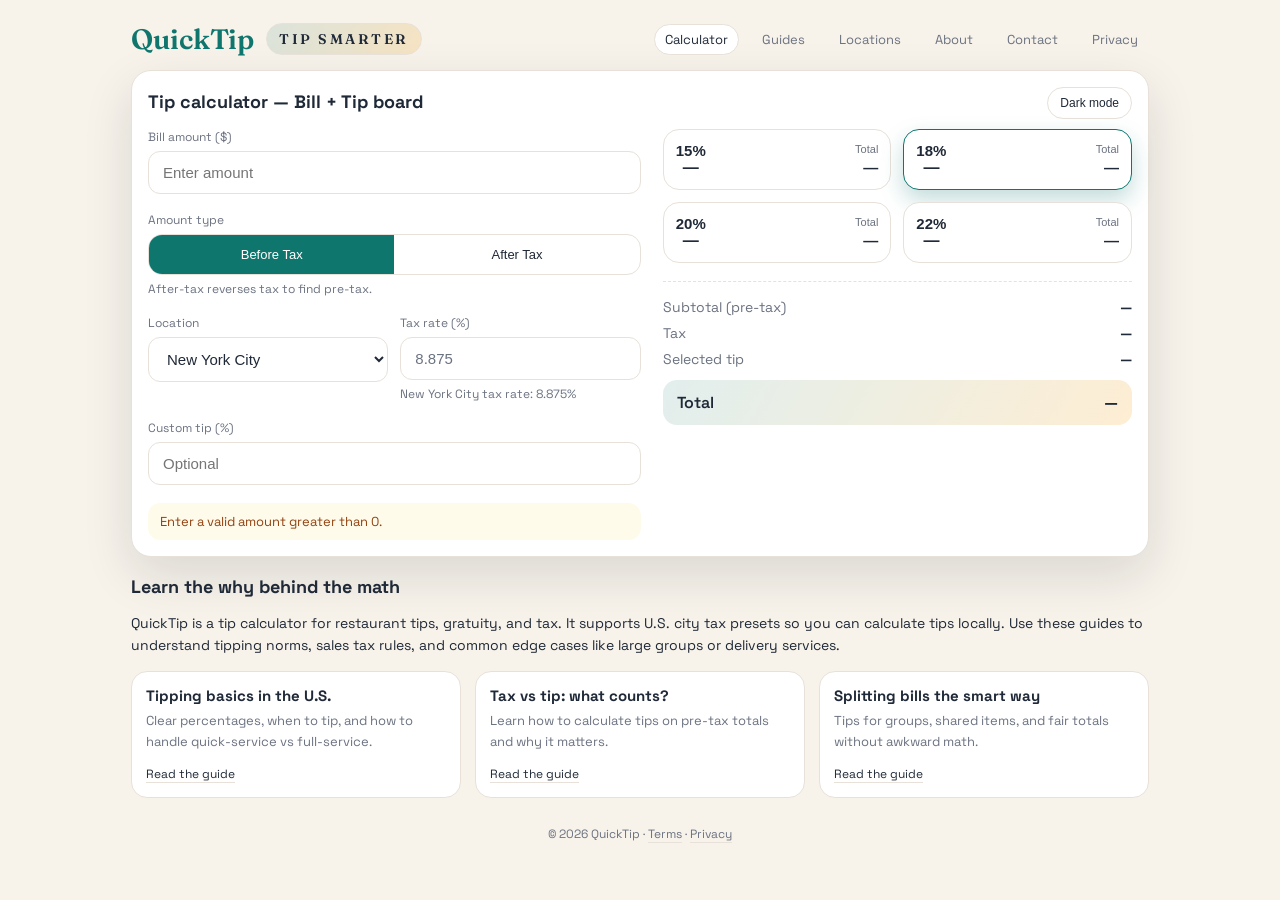
<file: Week1/frontend/index.html>
<!doctype html>
<html lang="en">
<head>
  <meta charset="utf-8"/>
  <meta name="viewport" content="width=device-width, initial-scale=1"/>
  <title>QuickTip Tip Calculator · Tips, Tax, Gratuity</title>
  <meta name="description" content="QuickTip is a tip calculator for restaurant tips, gratuity, and tax. Calculate before- or after-tax totals with clear tip breakdowns."/>
  <meta name="keywords" content="tip calculator, tip percentage, gratuity calculator, tax calculator, restaurant tips"/>
  <meta name="google-adsense-account" content="ca-pub-7400828490927114">
  <script async src="https://pagead2.googlesyndication.com/pagead/js/adsbygoogle.js?client=ca-pub-7400828490927114"
    crossorigin="anonymous"></script>
  <link rel="preconnect" href="https://fonts.googleapis.com">
  <link rel="preconnect" href="https://fonts.gstatic.com" crossorigin>
  <link rel="stylesheet" href="https://fonts.googleapis.com/css2?family=Fraunces:wght;700&family=Space+Grotesk:wght;500;600&display=swap">
  <link rel="stylesheet" href="styles.css"/>
  <!-- Google tag (gtag.js) -->
  <script async src="https://www.googletagmanager.com/gtag/js?id=G-GWY6FTRWC1"></script>
  <script>
    window.dataLayer = window.dataLayer || [];
    function gtag(){dataLayer.push(arguments);}
    gtag("js", new Date());

    gtag("config", "G-GWY6FTRWC1");
  </script>
  <script type="text/javascript">
    (function(c,l,a,r,i,t,y){
        c[a]=c[a]||function(){(c[a].q=c[a].q||[]).push(arguments)};
        t=l.createElement(r);t.async=1;t.src="https://www.clarity.ms/tag/"+i;
        y=l.getElementsByTagName(r)[0];y.parentNode.insertBefore(t,y);
    })(window, document, "clarity", "script", "v85iet25fh");
  </script>
  <link rel="icon" type="image/png" sizes="32x32" href="/favicon-32x32.png">
  <link rel="icon" type="image/png" sizes="16x16" href="/favicon-16x16.png">
  <link rel="apple-touch-icon" sizes="180x180" href="/apple-touch-icon.png">
  <!-- SEO: canonical + structured data -->
  <link rel="canonical" href="https://tip-calc.com/"/>
  <script type="application/ld+json">
{
    "": "https://schema.org",
    "": [
      {
        "": "Organization",
        "name": "QuickTip",
        "url": "https://tip-calc.com/"
      },
      {
        "": "WebSite",
        "name": "QuickTip",
        "url": "https://tip-calc.com/"
      }
    ]
  }
  </script>
  <meta property="og:title" content="QuickTip Tip Calculator · Tips, Tax, Gratuity"/>
  <meta property="og:description" content="QuickTip is a tip calculator for restaurant tips, gratuity, and tax. Calculate before- or after-tax totals with clear tip breakdowns."/>
  <meta property="og:url" content="https://tip-calc.com/"/>
  <meta property="og:type" content="website"/>
  <meta property="og:site_name" content="QuickTip"/>
  <meta name="twitter:card" content="summary"/>
</head>

<body>
  <div class="page">
    <header class="site-header">
      <div>
        <h1><span class="brand">QuickTip</span><span class="title-sub">Tip smarter</span></h1>
      </div>
      <nav class="nav">
        <a class="active" href="index.html">Calculator</a>
        <a href="guides/index.html">Guides</a>
        <a href="locations.html">Locations</a>
        <a href="about.html">About</a>
        <a href="contact.html">Contact</a>
        <a href="privacy.html">Privacy</a>
      </nav>
    </header>

    <main>
      <section class="card panel">
        <div class="panel-head">
          <h2>Tip calculator — Bill + Tip board</h2>
          <button class="theme-toggle" id="themeToggle" type="button">Dark mode</button>
        </div>

        <div class="panel-grid">
          <div>
            <div class="block">
              <label for="amount">Bill amount ($)</label>
              <input
                id="amount"
                type="number"
                inputmode="decimal"
                min="0"
                step="0.01"
                placeholder="Enter amount"
                autocorrect="off"
                autocomplete="off"
                autocapitalize="off"
              />
            </div>

            <div class="block">
              <label>Amount type</label>
              <div class="toggle" role="group" aria-label="Amount type">
                <button id="beforeBtn" class="active" aria-pressed="true" type="button">Before Tax</button>
                <button id="afterBtn" aria-pressed="false" type="button">After Tax</button>
              </div>
              <div class="hint">After-tax reverses tax to find pre-tax.</div>
            </div>

            <div class="block row">
              <div class="col">
                <label for="city">Location</label>
                <select id="city">
                  <option value="NYC" data-tax="8.875">New York City</option>
                  <option value="BROOKLYN" data-tax="8.875">Brooklyn (Kings County)</option>
                  <option value="CUPERTINO" data-tax="9.125">Cupertino, CA (Santa Clara)</option>
                  <option value="LA" data-tax="9.750">Los Angeles, CA</option>
                  <option value="SF" data-tax="8.625">San Francisco, CA</option>
                  <option value="SD" data-tax="7.750">San Diego, CA</option>
                  <option value="SJ" data-tax="9.375">San Jose, CA</option>
                  <option value="SAC" data-tax="8.750">Sacramento, CA</option>
                  <option value="AUSTIN" data-tax="8.25">Austin, TX (Travis)</option>
                  <option value="HACKENSACK" data-tax="6.625">Hackensack, NJ (Bergen)</option>
                  <option value="FORTLEE" data-tax="6.625">Fort Lee, NJ (Bergen)</option>
                  <option value="PARAMUS" data-tax="6.625">Paramus, NJ (Bergen)</option>
                  <option value="RIDGEWOOD" data-tax="6.625">Ridgewood, NJ (Bergen)</option>
                  <option value="ENGLEWOOD" data-tax="6.625">Englewood, NJ (Bergen)</option>
                  <option value="TEANECK" data-tax="6.625">Teaneck, NJ (Bergen)</option>
                  <option value="CUSTOM">Custom</option>
                </select>
              </div>
              <div class="col">
                <label for="tax">Tax rate (%)</label>
                <input
                  id="tax"
                  type="number"
                  inputmode="decimal"
                  min="0"
                  step="0.001"
                  value="8.875"
                  autocorrect="off"
                  autocomplete="off"
                  autocapitalize="off"
                />
                <div class="taxNote" id="taxNote">NYC tax rate: 8.875%</div>
              </div>
            </div>

            <div class="block">
              <label for="customTip">Custom tip (%)</label>
              <input
                id="customTip"
                type="number"
                inputmode="decimal"
                min="0"
                step="0.01"
                placeholder="Optional"
                autocorrect="off"
                autocomplete="off"
                autocapitalize="off"
              />
            </div>

            <div class="error" id="error" role="alert" aria-live="polite"></div>
          </div>

          <div>
            <div class="tip-grid" id="tipGrid"></div>

            <div class="summary">
              <div class="summary-row">
                <span>Subtotal (pre-tax)</span>
                <strong id="subtotal">—</strong>
              </div>
              <div class="summary-row">
                <span>Tax</span>
                <strong id="taxAmount">—</strong>
              </div>
              <div class="summary-row">
                <span>Selected tip</span>
                <strong id="tipAmount">—</strong>
              </div>
              <div class="summary-total">
                <span>Total</span>
                <strong id="grandTotal">—</strong>
              </div>
            </div>
          </div>
        </div>
      </section>

      <section class="content">
        <h2>Learn the why behind the math</h2>
        <p>QuickTip is a tip calculator for restaurant tips, gratuity, and tax. It supports U.S. city tax presets so you can calculate tips locally. Use these guides to understand tipping norms, sales tax rules, and common edge cases like large groups or delivery services.</p>

        <div class="guide-grid">
          <div class="guide-card">
            <h3>Tipping basics in the U.S.</h3>
            <p>Clear percentages, when to tip, and how to handle quick‑service vs full‑service.</p>
            <a href="guides/tipping-basics.html">Read the guide</a>
          </div>
          <div class="guide-card">
            <h3>Tax vs tip: what counts?</h3>
            <p>Learn how to calculate tips on pre‑tax totals and why it matters.</p>
            <a href="guides/tax-and-tip.html">Read the guide</a>
          </div>
          <div class="guide-card">
            <h3>Splitting bills the smart way</h3>
            <p>Tips for groups, shared items, and fair totals without awkward math.</p>
            <a href="guides/splitting-bills.html">Read the guide</a>
          </div>
        </div>
      </section>
    </main>

    <footer>
      © 2026 QuickTip · <a href="terms.html">Terms</a> · <a href="privacy.html">Privacy</a>
    </footer>
  </div>

  <script src="app.js" defer></script>
</body>
</html>
</file>
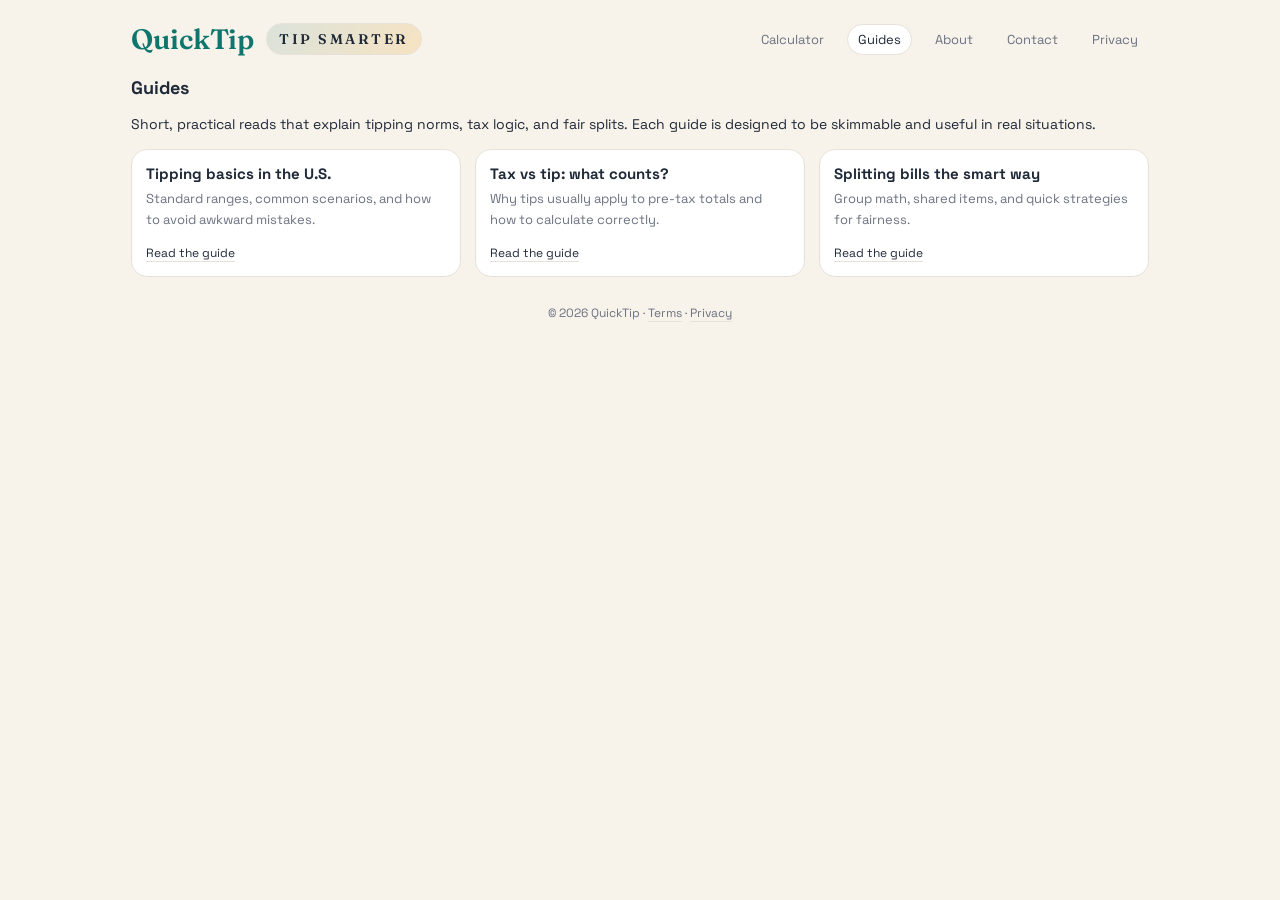
<file: Week1/frontend/guides/index.html>
<!doctype html>
<html lang="en">
<head>
  <meta charset="utf-8"/>
  <meta name="viewport" content="width=device-width, initial-scale=1"/>
  <title>Guides · QuickTip</title>
  <meta name="description" content="Guides on tipping, taxes, and fair bill splitting."/>
  <meta name="keywords" content="tip calculator, tip percentage, gratuity calculator, tax calculator, restaurant tips"/>
  <meta name="google-adsense-account" content="ca-pub-7400828490927114">
  <script async src="https://pagead2.googlesyndication.com/pagead/js/adsbygoogle.js?client=ca-pub-7400828490927114"
    crossorigin="anonymous"></script>
  <link rel="preconnect" href="https://fonts.googleapis.com">
  <link rel="preconnect" href="https://fonts.gstatic.com" crossorigin>
  <link rel="stylesheet" href="https://fonts.googleapis.com/css2?family=Fraunces:wght;700&family=Space+Grotesk:wght;500;600&display=swap">
  <link rel="stylesheet" href="../styles.css"/>
  <!-- Google tag (gtag.js) -->
  <script async src="https://www.googletagmanager.com/gtag/js?id=G-GWY6FTRWC1"></script>
  <script>
    window.dataLayer = window.dataLayer || [];
    function gtag(){dataLayer.push(arguments);}
    gtag("js", new Date());

    gtag("config", "G-GWY6FTRWC1");
  </script>
  <script type="text/javascript">
    (function(c,l,a,r,i,t,y){
        c[a]=c[a]||function(){(c[a].q=c[a].q||[]).push(arguments)};
        t=l.createElement(r);t.async=1;t.src="https://www.clarity.ms/tag/"+i;
        y=l.getElementsByTagName(r)[0];y.parentNode.insertBefore(t,y);
    })(window, document, "clarity", "script", "v85iet25fh");
  </script>
  <link rel="icon" type="image/png" sizes="32x32" href="/favicon-32x32.png">
  <link rel="icon" type="image/png" sizes="16x16" href="/favicon-16x16.png">
  <link rel="apple-touch-icon" sizes="180x180" href="/apple-touch-icon.png">
  <!-- SEO: canonical + structured data -->
  <link rel="canonical" href="https://tip-calc.com/guides/"/>
  <script type="application/ld+json">
{
    "": "https://schema.org",
    "": [
      {
        "": "Organization",
        "name": "QuickTip",
        "url": "https://tip-calc.com/"
      },
      {
        "": "WebSite",
        "name": "QuickTip",
        "url": "https://tip-calc.com/"
      }
    ]
  }
  </script>
  <meta property="og:title" content="Guides · QuickTip"/>
  <meta property="og:description" content="Guides on tipping, taxes, and fair bill splitting."/>
  <meta property="og:url" content="https://tip-calc.com/guides/"/>
  <meta property="og:type" content="website"/>
  <meta property="og:site_name" content="QuickTip"/>
  <meta name="twitter:card" content="summary"/>
</head>

<body>
  <div class="page">
    <header class="site-header">
      <div>
        <h1><span class="brand">QuickTip</span><span class="title-sub">Tip smarter</span></h1>
      </div>
      <nav class="nav">
        <a href="../index.html">Calculator</a>
        <a class="active" href="index.html">Guides</a>
        <a href="../about.html">About</a>
        <a href="../contact.html">Contact</a>
        <a href="../privacy.html">Privacy</a>
      </nav>
    </header>

    <main class="content">
      <h2>Guides</h2>
      <p>Short, practical reads that explain tipping norms, tax logic, and fair splits. Each guide is designed to be skimmable and useful in real situations.</p>

      <div class="guide-grid">
        <div class="guide-card">
          <h3>Tipping basics in the U.S.</h3>
          <p>Standard ranges, common scenarios, and how to avoid awkward mistakes.</p>
          <a href="tipping-basics.html">Read the guide</a>
        </div>
        <div class="guide-card">
          <h3>Tax vs tip: what counts?</h3>
          <p>Why tips usually apply to pre‑tax totals and how to calculate correctly.</p>
          <a href="tax-and-tip.html">Read the guide</a>
        </div>
        <div class="guide-card">
          <h3>Splitting bills the smart way</h3>
          <p>Group math, shared items, and quick strategies for fairness.</p>
          <a href="splitting-bills.html">Read the guide</a>
        </div>
      </div>
    </main>

    <footer>
      © 2026 QuickTip · <a href="../terms.html">Terms</a> · <a href="../privacy.html">Privacy</a>
    </footer>
  </div>
</body>
</html>
</file>
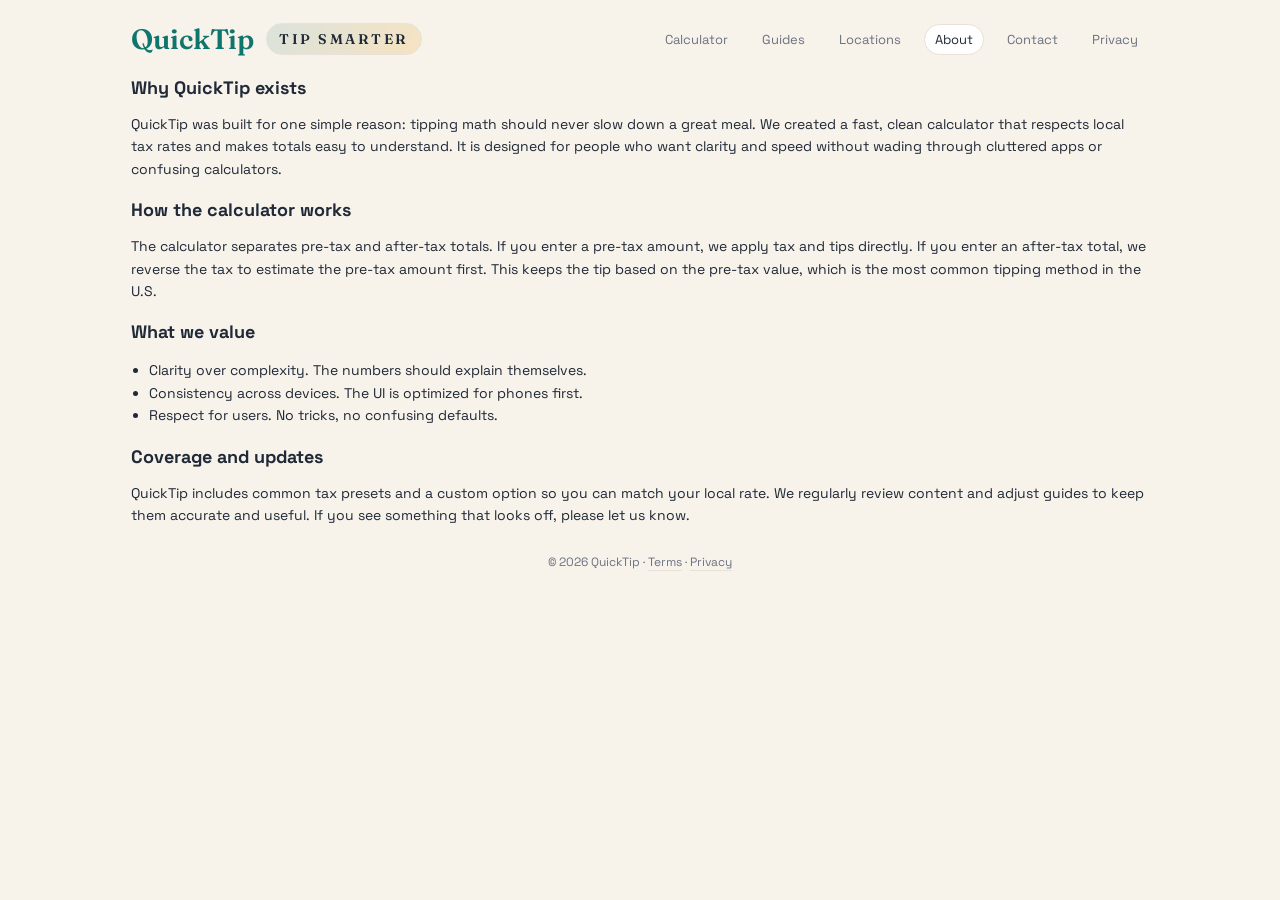
<file: Week1/frontend/about.html>
<!doctype html>
<html lang="en">
<head>
  <meta charset="utf-8"/>
  <meta name="viewport" content="width=device-width, initial-scale=1"/>
  <title>About · QuickTip</title>
  <meta name="description" content="Learn why QuickTip exists, how it calculates tips, and the principles behind the tool."/>
  <meta name="keywords" content="tip calculator, tip percentage, gratuity calculator, tax calculator, restaurant tips"/>
  <meta name="google-adsense-account" content="ca-pub-7400828490927114">
  <script async src="https://pagead2.googlesyndication.com/pagead/js/adsbygoogle.js?client=ca-pub-7400828490927114"
    crossorigin="anonymous"></script>
  <link rel="preconnect" href="https://fonts.googleapis.com">
  <link rel="preconnect" href="https://fonts.gstatic.com" crossorigin>
  <link rel="stylesheet" href="https://fonts.googleapis.com/css2?family=Fraunces:wght;700&family=Space+Grotesk:wght;500;600&display=swap">
  <link rel="stylesheet" href="styles.css"/>
  <!-- Google tag (gtag.js) -->
  <script async src="https://www.googletagmanager.com/gtag/js?id=G-GWY6FTRWC1"></script>
  <script>
    window.dataLayer = window.dataLayer || [];
    function gtag(){dataLayer.push(arguments);}
    gtag("js", new Date());

    gtag("config", "G-GWY6FTRWC1");
  </script>
  <script type="text/javascript">
    (function(c,l,a,r,i,t,y){
        c[a]=c[a]||function(){(c[a].q=c[a].q||[]).push(arguments)};
        t=l.createElement(r);t.async=1;t.src="https://www.clarity.ms/tag/"+i;
        y=l.getElementsByTagName(r)[0];y.parentNode.insertBefore(t,y);
    })(window, document, "clarity", "script", "v85iet25fh");
  </script>
  <link rel="icon" type="image/png" sizes="32x32" href="/favicon-32x32.png">
  <link rel="icon" type="image/png" sizes="16x16" href="/favicon-16x16.png">
  <link rel="apple-touch-icon" sizes="180x180" href="/apple-touch-icon.png">
  <!-- SEO: canonical + structured data -->
  <link rel="canonical" href="https://tip-calc.com/about.html"/>
  <script type="application/ld+json">
{
    "": "https://schema.org",
    "": [
      {
        "": "Organization",
        "name": "QuickTip",
        "url": "https://tip-calc.com/"
      },
      {
        "": "WebSite",
        "name": "QuickTip",
        "url": "https://tip-calc.com/"
      }
    ]
  }
  </script>
  <meta property="og:title" content="About · QuickTip"/>
  <meta property="og:description" content="Learn why QuickTip exists, how it calculates tips, and the principles behind the tool."/>
  <meta property="og:url" content="https://tip-calc.com/about.html"/>
  <meta property="og:type" content="website"/>
  <meta property="og:site_name" content="QuickTip"/>
  <meta name="twitter:card" content="summary"/>
</head>

<body>
  <div class="page">
    <header class="site-header">
      <div>
        <h1><span class="brand">QuickTip</span><span class="title-sub">Tip smarter</span></h1>
      </div>
      <nav class="nav">
        <a href="index.html">Calculator</a>
        <a href="guides/index.html">Guides</a>
        <a href="locations.html">Locations</a>
        <a class="active" href="about.html">About</a>
        <a href="contact.html">Contact</a>
        <a href="privacy.html">Privacy</a>
      </nav>
    </header>

    <main class="content">
      <h2>Why QuickTip exists</h2>
      <p>QuickTip was built for one simple reason: tipping math should never slow down a great meal. We created a fast, clean calculator that respects local tax rates and makes totals easy to understand. It is designed for people who want clarity and speed without wading through cluttered apps or confusing calculators.</p>

      <h2>How the calculator works</h2>
      <p>The calculator separates pre‑tax and after‑tax totals. If you enter a pre‑tax amount, we apply tax and tips directly. If you enter an after‑tax total, we reverse the tax to estimate the pre‑tax amount first. This keeps the tip based on the pre‑tax value, which is the most common tipping method in the U.S.</p>

      <h2>What we value</h2>
      <ul>
        <li>Clarity over complexity. The numbers should explain themselves.</li>
        <li>Consistency across devices. The UI is optimized for phones first.</li>
        <li>Respect for users. No tricks, no confusing defaults.</li>
      </ul>

      <h2>Coverage and updates</h2>
      <p>QuickTip includes common tax presets and a custom option so you can match your local rate. We regularly review content and adjust guides to keep them accurate and useful. If you see something that looks off, please let us know.</p>
    </main>

    <footer>
      © 2026 QuickTip · <a href="terms.html">Terms</a> · <a href="privacy.html">Privacy</a>
    </footer>
  </div>
</body>
</html>
</file>
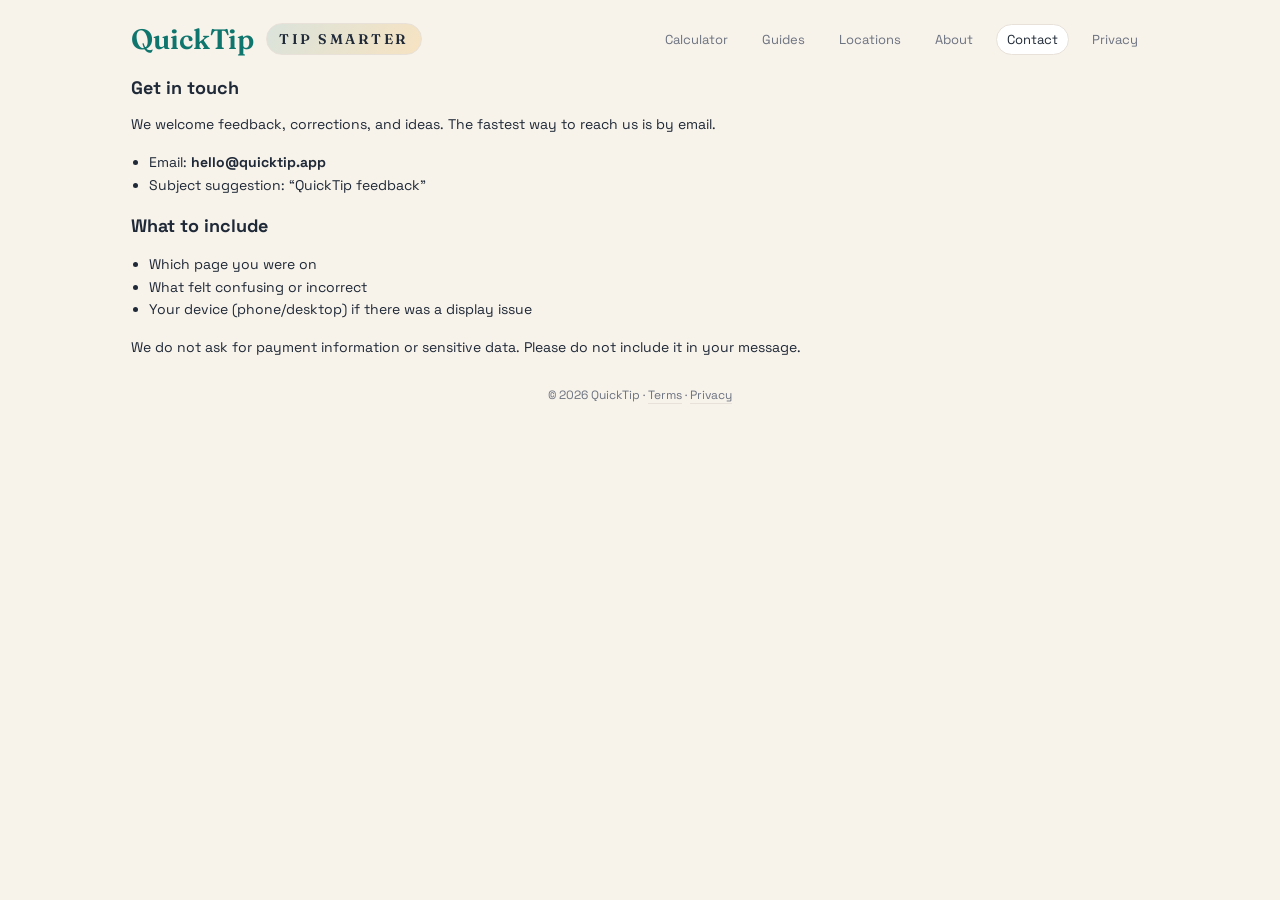
<file: Week1/frontend/contact.html>
<!doctype html>
<html lang="en">
<head>
  <meta charset="utf-8"/>
  <meta name="viewport" content="width=device-width, initial-scale=1"/>
  <title>Contact · QuickTip</title>
  <meta name="description" content="Contact QuickTip for feedback, corrections, or support."/>
  <meta name="keywords" content="tip calculator, tip percentage, gratuity calculator, tax calculator, restaurant tips"/>
  <meta name="google-adsense-account" content="ca-pub-7400828490927114">
  <script async src="https://pagead2.googlesyndication.com/pagead/js/adsbygoogle.js?client=ca-pub-7400828490927114"
    crossorigin="anonymous"></script>
  <link rel="preconnect" href="https://fonts.googleapis.com">
  <link rel="preconnect" href="https://fonts.gstatic.com" crossorigin>
  <link rel="stylesheet" href="https://fonts.googleapis.com/css2?family=Fraunces:wght;700&family=Space+Grotesk:wght;500;600&display=swap">
  <link rel="stylesheet" href="styles.css"/>
  <!-- Google tag (gtag.js) -->
  <script async src="https://www.googletagmanager.com/gtag/js?id=G-GWY6FTRWC1"></script>
  <script>
    window.dataLayer = window.dataLayer || [];
    function gtag(){dataLayer.push(arguments);}
    gtag("js", new Date());

    gtag("config", "G-GWY6FTRWC1");
  </script>
  <script type="text/javascript">
    (function(c,l,a,r,i,t,y){
        c[a]=c[a]||function(){(c[a].q=c[a].q||[]).push(arguments)};
        t=l.createElement(r);t.async=1;t.src="https://www.clarity.ms/tag/"+i;
        y=l.getElementsByTagName(r)[0];y.parentNode.insertBefore(t,y);
    })(window, document, "clarity", "script", "v85iet25fh");
  </script>
  <link rel="icon" type="image/png" sizes="32x32" href="/favicon-32x32.png">
  <link rel="icon" type="image/png" sizes="16x16" href="/favicon-16x16.png">
  <link rel="apple-touch-icon" sizes="180x180" href="/apple-touch-icon.png">
  <!-- SEO: canonical + structured data -->
  <link rel="canonical" href="https://tip-calc.com/contact.html"/>
  <script type="application/ld+json">
{
    "": "https://schema.org",
    "": [
      {
        "": "Organization",
        "name": "QuickTip",
        "url": "https://tip-calc.com/"
      },
      {
        "": "WebSite",
        "name": "QuickTip",
        "url": "https://tip-calc.com/"
      }
    ]
  }
  </script>
  <meta property="og:title" content="Contact · QuickTip"/>
  <meta property="og:description" content="Contact QuickTip for feedback, corrections, or support."/>
  <meta property="og:url" content="https://tip-calc.com/contact.html"/>
  <meta property="og:type" content="website"/>
  <meta property="og:site_name" content="QuickTip"/>
  <meta name="twitter:card" content="summary"/>
</head>

<body>
  <div class="page">
    <header class="site-header">
      <div>
        <h1><span class="brand">QuickTip</span><span class="title-sub">Tip smarter</span></h1>
      </div>
      <nav class="nav">
        <a href="index.html">Calculator</a>
        <a href="guides/index.html">Guides</a>
        <a href="locations.html">Locations</a>
        <a href="about.html">About</a>
        <a class="active" href="contact.html">Contact</a>
        <a href="privacy.html">Privacy</a>
      </nav>
    </header>

    <main class="content">
      <h2>Get in touch</h2>
      <p>We welcome feedback, corrections, and ideas. The fastest way to reach us is by email.</p>

      <ul>
        <li>Email: <strong>hello@quicktip.app</strong></li>
        <li>Subject suggestion: “QuickTip feedback”</li>
      </ul>

      <h2>What to include</h2>
      <ul>
        <li>Which page you were on</li>
        <li>What felt confusing or incorrect</li>
        <li>Your device (phone/desktop) if there was a display issue</li>
      </ul>

      <p>We do not ask for payment information or sensitive data. Please do not include it in your message.</p>
    </main>

    <footer>
      © 2026 QuickTip · <a href="terms.html">Terms</a> · <a href="privacy.html">Privacy</a>
    </footer>
  </div>
</body>
</html>
</file>
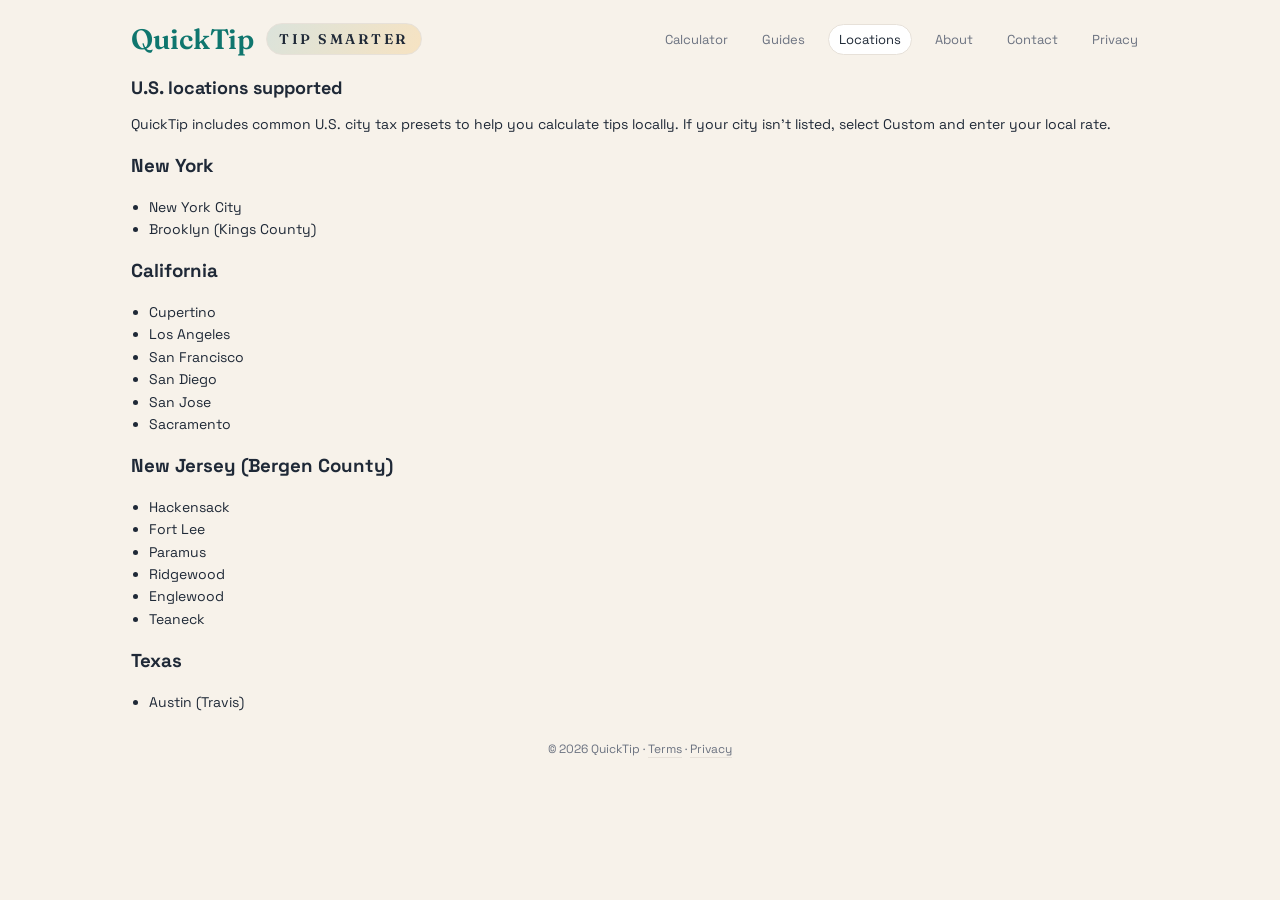
<file: Week1/frontend/locations.html>
<!doctype html>
<html lang="en">
<head>
  <meta charset="utf-8"/>
  <meta name="viewport" content="width=device-width, initial-scale=1"/>
  <title>U.S. Locations · QuickTip</title>
  <meta name="description" content="QuickTip supports common U.S. city tax rates so you can calculate tips locally."/>
  <meta name="keywords" content="tip calculator, tax rates, U.S. cities, local tax"/>
  <meta name="google-adsense-account" content="ca-pub-7400828490927114">
  <script async src="https://pagead2.googlesyndication.com/pagead/js/adsbygoogle.js?client=ca-pub-7400828490927114" crossorigin="anonymous"></script>
  <!-- Google tag (gtag.js) -->
  <script async src="https://www.googletagmanager.com/gtag/js?id=G-GWY6FTRWC1"></script>
  <script>
    window.dataLayer = window.dataLayer || [];
    function gtag(){dataLayer.push(arguments);}
    gtag('js', new Date());

    gtag('config', 'G-GWY6FTRWC1');
  </script>
  <script type="text/javascript">
    (function(c,l,a,r,i,t,y){
        c[a]=c[a]||function(){(c[a].q=c[a].q||[]).push(arguments)};
        t=l.createElement(r);t.async=1;t.src="https://www.clarity.ms/tag/"+i;
        y=l.getElementsByTagName(r)[0];y.parentNode.insertBefore(t,y);
    })(window, document, "clarity", "script", "v85iet25fh");
  </script>
  <link rel="preconnect" href="https://fonts.googleapis.com">
  <link rel="preconnect" href="https://fonts.gstatic.com" crossorigin>
  <link rel="preload" as="style" href="https://fonts.googleapis.com/css2?family=Fraunces:wght@600;700&family=Space+Grotesk:wght@400;500;600&display=swap">
  <link rel="stylesheet" href="https://fonts.googleapis.com/css2?family=Fraunces:wght@600;700&family=Space+Grotesk:wght@400;500;600&display=swap" media="print" onload="this.media='all'">
  <noscript><link rel="stylesheet" href="https://fonts.googleapis.com/css2?family=Fraunces:wght@600;700&family=Space+Grotesk:wght@400;500;600&display=swap"></noscript>
  <link rel="stylesheet" href="styles.css"/>
  <link rel="icon" type="image/png" sizes="32x32" href="/favicon-32x32.png">
  <link rel="icon" type="image/png" sizes="16x16" href="/favicon-16x16.png">
  <link rel="apple-touch-icon" sizes="180x180" href="/apple-touch-icon.png">
  <!-- SEO: canonical + structured data -->
  <link rel="canonical" href="https://tip-calc.com/locations.html"/>
  <script type="application/ld+json">
    {
      "@context": "https://schema.org",
      "@graph": [
        {
          "@type": "Organization",
          "name": "QuickTip",
          "url": "https://tip-calc.com/",
          "areaServed": "US",
          "serviceType": "Tip calculator"
        },
        {
          "@type": "WebSite",
          "name": "QuickTip",
          "url": "https://tip-calc.com/",
          "inLanguage": "en-US"
        }
      ]
    }
  </script>
  <meta property="og:title" content="U.S. Locations · QuickTip"/>
  <meta property="og:description" content="QuickTip supports common U.S. city tax rates so you can calculate tips locally."/>
  <meta property="og:url" content="https://tip-calc.com/locations.html"/>
  <meta property="og:type" content="website"/>
  <meta property="og:site_name" content="QuickTip"/>
  <meta name="twitter:card" content="summary"/>
</head>
<body>
  <div class="page">
    <header class="site-header">
      <div>
        <h1><span class="brand">QuickTip</span><span class="title-sub">Tip smarter</span></h1>
      </div>
      <nav class="nav">
        <a href="index.html">Calculator</a>
        <a href="guides/index.html">Guides</a>
        <a class="active" href="locations.html">Locations</a>
        <a href="about.html">About</a>
        <a href="contact.html">Contact</a>
        <a href="privacy.html">Privacy</a>
      </nav>
    </header>

    <main class="content">
      <h2>U.S. locations supported</h2>
      <p>QuickTip includes common U.S. city tax presets to help you calculate tips locally. If your city isn’t listed, select Custom and enter your local rate.</p>

      <h3>New York</h3>
      <ul>
        <li>New York City</li>
        <li>Brooklyn (Kings County)</li>
      </ul>

      <h3>California</h3>
      <ul>
        <li>Cupertino</li>
        <li>Los Angeles</li>
        <li>San Francisco</li>
        <li>San Diego</li>
        <li>San Jose</li>
        <li>Sacramento</li>
      </ul>

      <h3>New Jersey (Bergen County)</h3>
      <ul>
        <li>Hackensack</li>
        <li>Fort Lee</li>
        <li>Paramus</li>
        <li>Ridgewood</li>
        <li>Englewood</li>
        <li>Teaneck</li>
      </ul>

      <h3>Texas</h3>
      <ul>
        <li>Austin (Travis)</li>
      </ul>
    </main>

    <footer>
      © 2026 QuickTip · <a href="terms.html">Terms</a> · <a href="privacy.html">Privacy</a>
    </footer>
  </div>
</body>
</html>
</file>
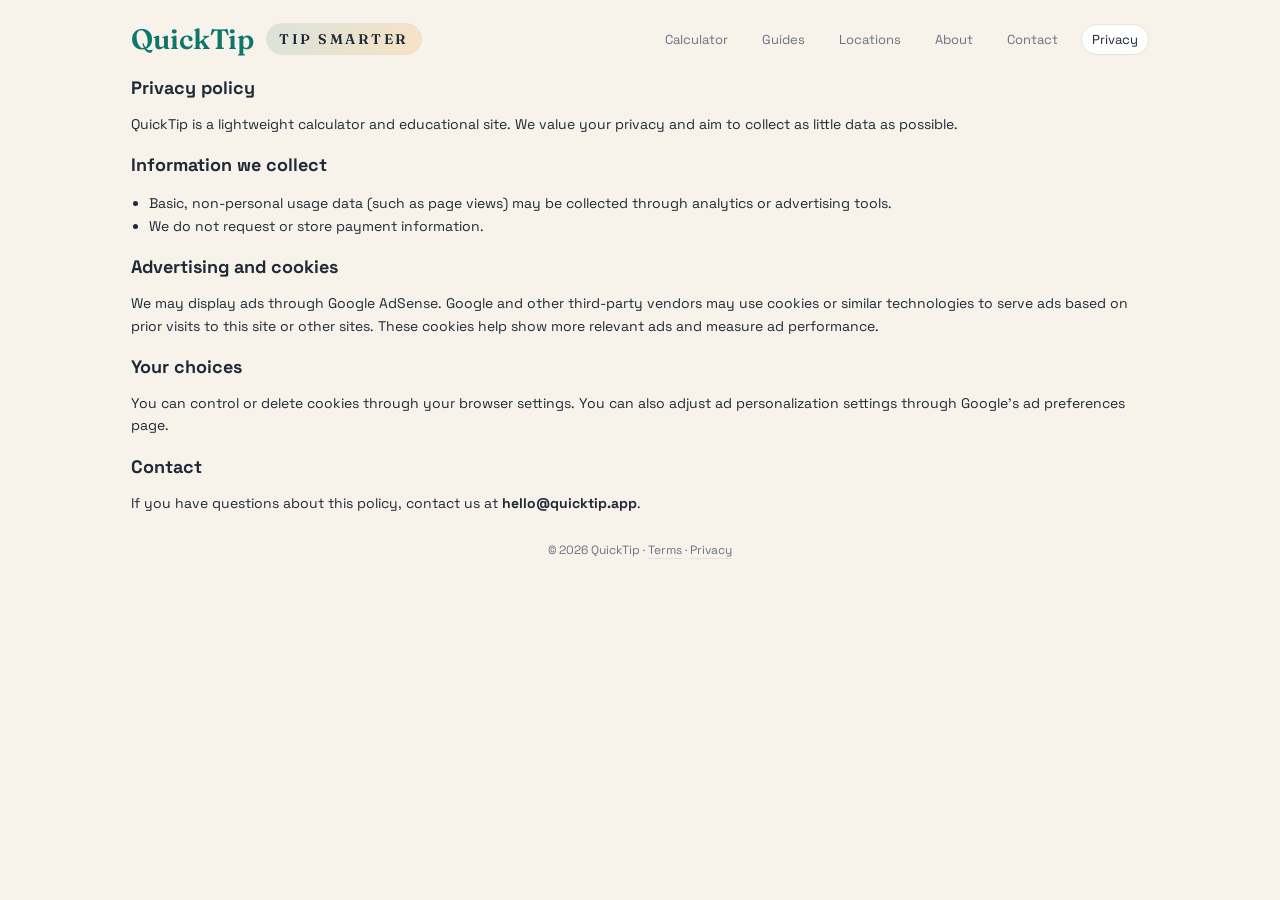
<file: Week1/frontend/privacy.html>
<!doctype html>
<html lang="en">
<head>
  <meta charset="utf-8"/>
  <meta name="viewport" content="width=device-width, initial-scale=1"/>
  <title>Privacy · QuickTip</title>
  <meta name="description" content="QuickTip privacy policy covering cookies, analytics, and advertising."/>
  <meta name="keywords" content="tip calculator, tip percentage, gratuity calculator, tax calculator, restaurant tips"/>
  <meta name="google-adsense-account" content="ca-pub-7400828490927114">
  <script async src="https://pagead2.googlesyndication.com/pagead/js/adsbygoogle.js?client=ca-pub-7400828490927114"
    crossorigin="anonymous"></script>
  <link rel="preconnect" href="https://fonts.googleapis.com">
  <link rel="preconnect" href="https://fonts.gstatic.com" crossorigin>
  <link rel="stylesheet" href="https://fonts.googleapis.com/css2?family=Fraunces:wght;700&family=Space+Grotesk:wght;500;600&display=swap">
  <link rel="stylesheet" href="styles.css"/>
  <!-- Google tag (gtag.js) -->
  <script async src="https://www.googletagmanager.com/gtag/js?id=G-GWY6FTRWC1"></script>
  <script>
    window.dataLayer = window.dataLayer || [];
    function gtag(){dataLayer.push(arguments);}
    gtag("js", new Date());

    gtag("config", "G-GWY6FTRWC1");
  </script>
  <script type="text/javascript">
    (function(c,l,a,r,i,t,y){
        c[a]=c[a]||function(){(c[a].q=c[a].q||[]).push(arguments)};
        t=l.createElement(r);t.async=1;t.src="https://www.clarity.ms/tag/"+i;
        y=l.getElementsByTagName(r)[0];y.parentNode.insertBefore(t,y);
    })(window, document, "clarity", "script", "v85iet25fh");
  </script>
  <link rel="icon" type="image/png" sizes="32x32" href="/favicon-32x32.png">
  <link rel="icon" type="image/png" sizes="16x16" href="/favicon-16x16.png">
  <link rel="apple-touch-icon" sizes="180x180" href="/apple-touch-icon.png">
  <!-- SEO: canonical + structured data -->
  <link rel="canonical" href="https://tip-calc.com/privacy.html"/>
  <script type="application/ld+json">
{
    "": "https://schema.org",
    "": [
      {
        "": "Organization",
        "name": "QuickTip",
        "url": "https://tip-calc.com/"
      },
      {
        "": "WebSite",
        "name": "QuickTip",
        "url": "https://tip-calc.com/"
      }
    ]
  }
  </script>
  <meta property="og:title" content="Privacy · QuickTip"/>
  <meta property="og:description" content="QuickTip privacy policy covering cookies, analytics, and advertising."/>
  <meta property="og:url" content="https://tip-calc.com/privacy.html"/>
  <meta property="og:type" content="website"/>
  <meta property="og:site_name" content="QuickTip"/>
  <meta name="twitter:card" content="summary"/>
</head>

<body>
  <div class="page">
    <header class="site-header">
      <div>
        <h1><span class="brand">QuickTip</span><span class="title-sub">Tip smarter</span></h1>
      </div>
      <nav class="nav">
        <a href="index.html">Calculator</a>
        <a href="guides/index.html">Guides</a>
        <a href="locations.html">Locations</a>
        <a href="about.html">About</a>
        <a href="contact.html">Contact</a>
        <a class="active" href="privacy.html">Privacy</a>
      </nav>
    </header>

    <main class="content">
      <h2>Privacy policy</h2>
      <p>QuickTip is a lightweight calculator and educational site. We value your privacy and aim to collect as little data as possible.</p>

      <h2>Information we collect</h2>
      <ul>
        <li>Basic, non‑personal usage data (such as page views) may be collected through analytics or advertising tools.</li>
        <li>We do not request or store payment information.</li>
      </ul>

      <h2>Advertising and cookies</h2>
      <p>We may display ads through Google AdSense. Google and other third‑party vendors may use cookies or similar technologies to serve ads based on prior visits to this site or other sites. These cookies help show more relevant ads and measure ad performance.</p>

      <h2>Your choices</h2>
      <p>You can control or delete cookies through your browser settings. You can also adjust ad personalization settings through Google’s ad preferences page.</p>

      <h2>Contact</h2>
      <p>If you have questions about this policy, contact us at <strong>hello@quicktip.app</strong>.</p>
    </main>

    <footer>
      © 2026 QuickTip · <a href="terms.html">Terms</a> · <a href="privacy.html">Privacy</a>
    </footer>
  </div>
</body>
</html>
</file>
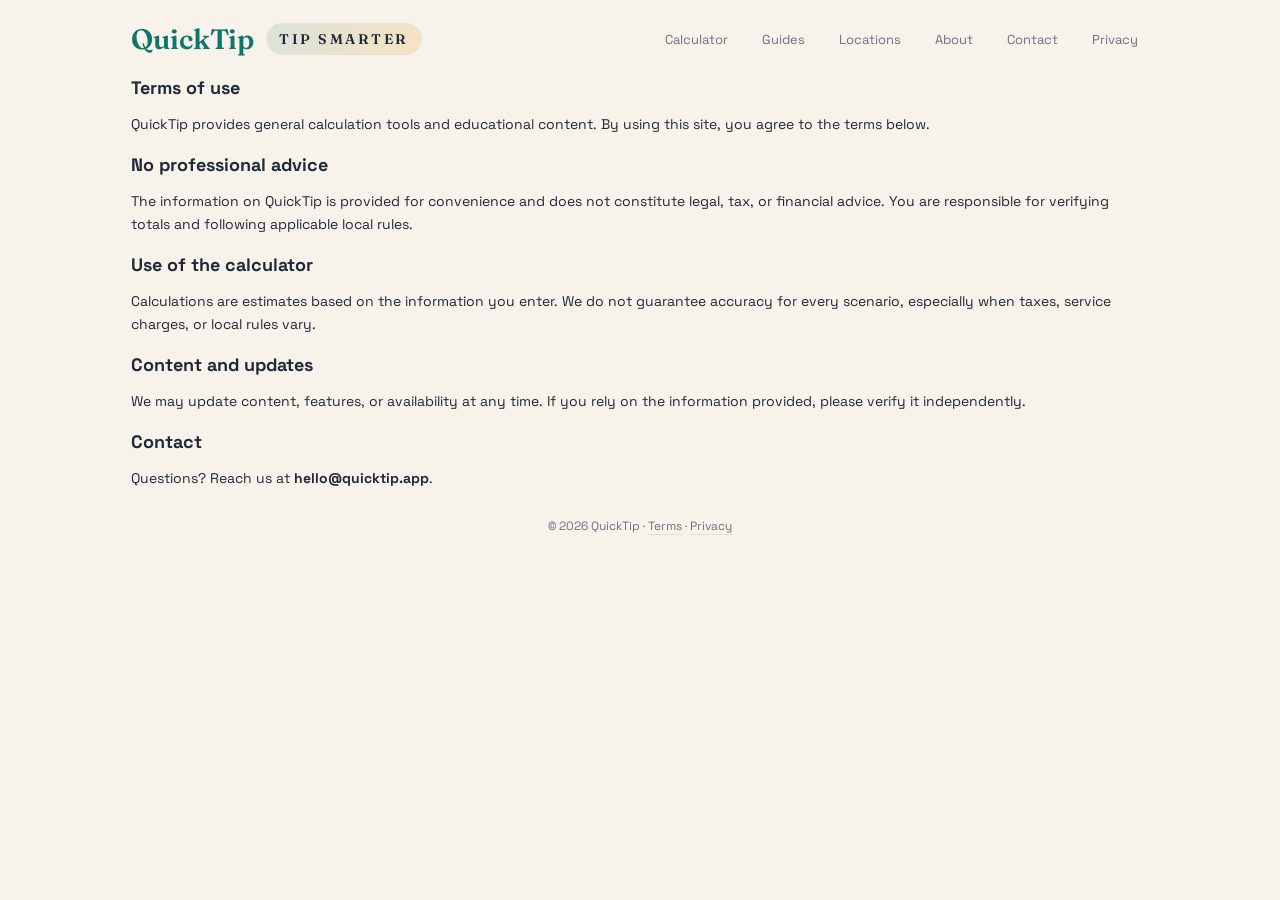
<file: Week1/frontend/terms.html>
<!doctype html>
<html lang="en">
<head>
  <meta charset="utf-8"/>
  <meta name="viewport" content="width=device-width, initial-scale=1"/>
  <title>Terms · QuickTip</title>
  <meta name="description" content="Terms of use for QuickTip."/>
  <meta name="keywords" content="tip calculator, tip percentage, gratuity calculator, tax calculator, restaurant tips"/>
  <meta name="google-adsense-account" content="ca-pub-7400828490927114">
  <script async src="https://pagead2.googlesyndication.com/pagead/js/adsbygoogle.js?client=ca-pub-7400828490927114"
    crossorigin="anonymous"></script>
  <link rel="preconnect" href="https://fonts.googleapis.com">
  <link rel="preconnect" href="https://fonts.gstatic.com" crossorigin>
  <link rel="stylesheet" href="https://fonts.googleapis.com/css2?family=Fraunces:wght;700&family=Space+Grotesk:wght;500;600&display=swap">
  <link rel="stylesheet" href="styles.css"/>
  <!-- Google tag (gtag.js) -->
  <script async src="https://www.googletagmanager.com/gtag/js?id=G-GWY6FTRWC1"></script>
  <script>
    window.dataLayer = window.dataLayer || [];
    function gtag(){dataLayer.push(arguments);}
    gtag("js", new Date());

    gtag("config", "G-GWY6FTRWC1");
  </script>
  <script type="text/javascript">
    (function(c,l,a,r,i,t,y){
        c[a]=c[a]||function(){(c[a].q=c[a].q||[]).push(arguments)};
        t=l.createElement(r);t.async=1;t.src="https://www.clarity.ms/tag/"+i;
        y=l.getElementsByTagName(r)[0];y.parentNode.insertBefore(t,y);
    })(window, document, "clarity", "script", "v85iet25fh");
  </script>
  <link rel="icon" type="image/png" sizes="32x32" href="/favicon-32x32.png">
  <link rel="icon" type="image/png" sizes="16x16" href="/favicon-16x16.png">
  <link rel="apple-touch-icon" sizes="180x180" href="/apple-touch-icon.png">
  <!-- SEO: canonical + structured data -->
  <link rel="canonical" href="https://tip-calc.com/terms.html"/>
  <script type="application/ld+json">
{
    "": "https://schema.org",
    "": [
      {
        "": "Organization",
        "name": "QuickTip",
        "url": "https://tip-calc.com/"
      },
      {
        "": "WebSite",
        "name": "QuickTip",
        "url": "https://tip-calc.com/"
      }
    ]
  }
  </script>
  <meta property="og:title" content="Terms · QuickTip"/>
  <meta property="og:description" content="Terms of use for QuickTip."/>
  <meta property="og:url" content="https://tip-calc.com/terms.html"/>
  <meta property="og:type" content="website"/>
  <meta property="og:site_name" content="QuickTip"/>
  <meta name="twitter:card" content="summary"/>
</head>

<body>
  <div class="page">
    <header class="site-header">
      <div>
        <h1><span class="brand">QuickTip</span><span class="title-sub">Tip smarter</span></h1>
      </div>
      <nav class="nav">
        <a href="index.html">Calculator</a>
        <a href="guides/index.html">Guides</a>
        <a href="locations.html">Locations</a>
        <a href="about.html">About</a>
        <a href="contact.html">Contact</a>
        <a href="privacy.html">Privacy</a>
      </nav>
    </header>

    <main class="content">
      <h2>Terms of use</h2>
      <p>QuickTip provides general calculation tools and educational content. By using this site, you agree to the terms below.</p>

      <h2>No professional advice</h2>
      <p>The information on QuickTip is provided for convenience and does not constitute legal, tax, or financial advice. You are responsible for verifying totals and following applicable local rules.</p>

      <h2>Use of the calculator</h2>
      <p>Calculations are estimates based on the information you enter. We do not guarantee accuracy for every scenario, especially when taxes, service charges, or local rules vary.</p>

      <h2>Content and updates</h2>
      <p>We may update content, features, or availability at any time. If you rely on the information provided, please verify it independently.</p>

      <h2>Contact</h2>
      <p>Questions? Reach us at <strong>hello@quicktip.app</strong>.</p>
    </main>

    <footer>
      © 2026 QuickTip · <a href="terms.html">Terms</a> · <a href="privacy.html">Privacy</a>
    </footer>
  </div>
</body>
</html>
</file>
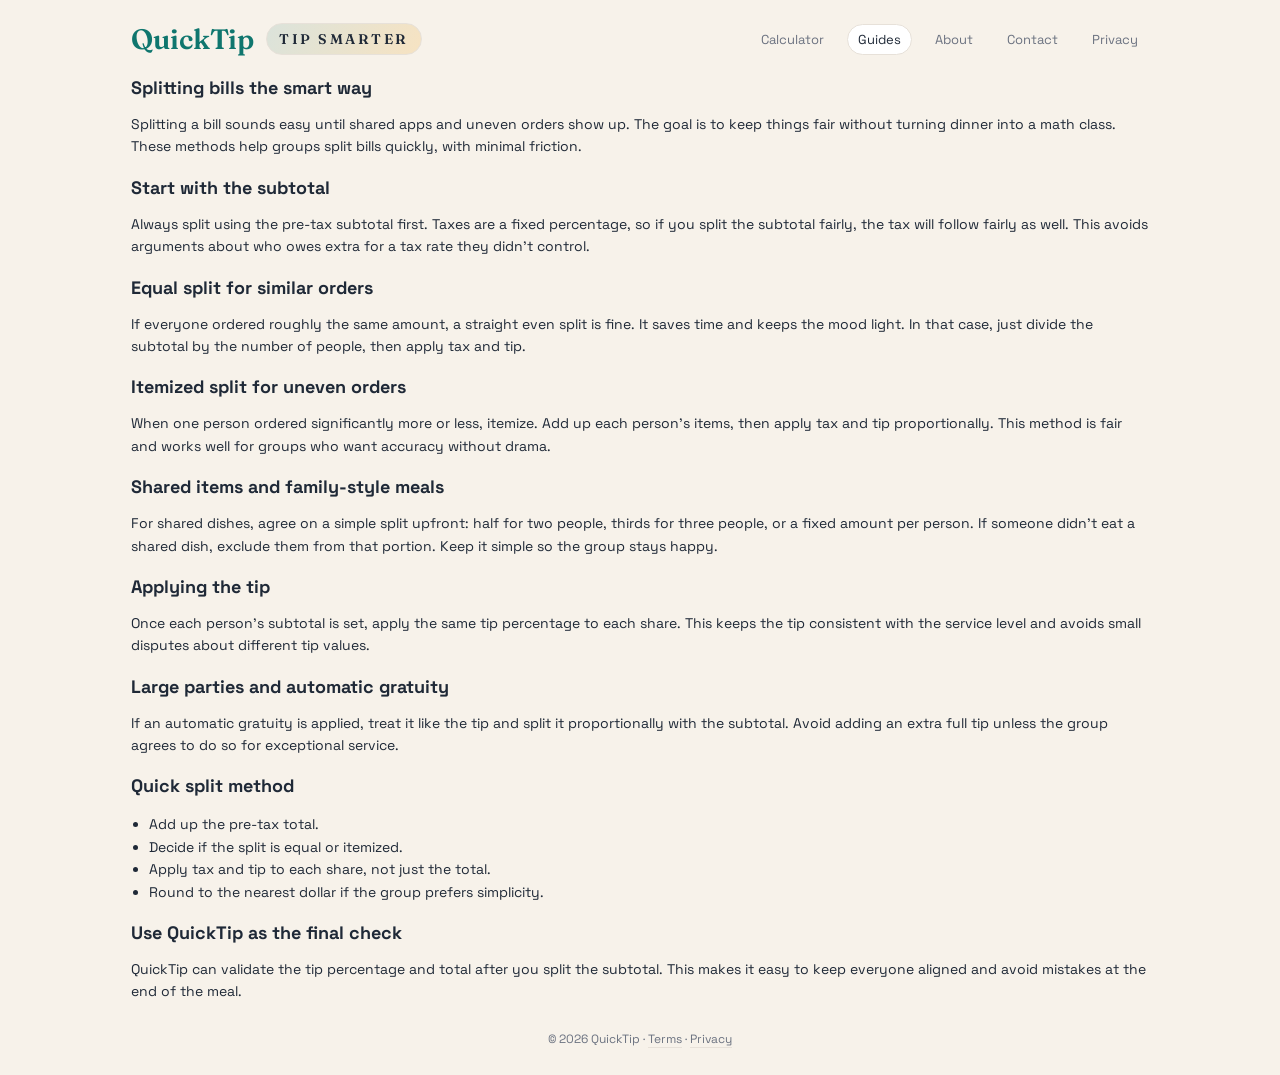
<file: Week1/frontend/guides/splitting-bills.html>
<!doctype html>
<html lang="en">
<head>
  <meta charset="utf-8"/>
  <meta name="viewport" content="width=device-width, initial-scale=1"/>
  <title>Splitting bills the smart way · QuickTip</title>
  <meta name="description" content="Fair ways to split bills, tips, and taxes across groups."/>
  <meta name="keywords" content="tip calculator, tip percentage, gratuity calculator, tax calculator, restaurant tips"/>
  <meta name="google-adsense-account" content="ca-pub-7400828490927114">
  <script async src="https://pagead2.googlesyndication.com/pagead/js/adsbygoogle.js?client=ca-pub-7400828490927114"
    crossorigin="anonymous"></script>
  <link rel="preconnect" href="https://fonts.googleapis.com">
  <link rel="preconnect" href="https://fonts.gstatic.com" crossorigin>
  <link rel="stylesheet" href="https://fonts.googleapis.com/css2?family=Fraunces:wght;700&family=Space+Grotesk:wght;500;600&display=swap">
  <link rel="stylesheet" href="../styles.css"/>
  <!-- Google tag (gtag.js) -->
  <script async src="https://www.googletagmanager.com/gtag/js?id=G-GWY6FTRWC1"></script>
  <script>
    window.dataLayer = window.dataLayer || [];
    function gtag(){dataLayer.push(arguments);}
    gtag("js", new Date());

    gtag("config", "G-GWY6FTRWC1");
  </script>
  <script type="text/javascript">
    (function(c,l,a,r,i,t,y){
        c[a]=c[a]||function(){(c[a].q=c[a].q||[]).push(arguments)};
        t=l.createElement(r);t.async=1;t.src="https://www.clarity.ms/tag/"+i;
        y=l.getElementsByTagName(r)[0];y.parentNode.insertBefore(t,y);
    })(window, document, "clarity", "script", "v85iet25fh");
  </script>
  <link rel="icon" type="image/png" sizes="32x32" href="/favicon-32x32.png">
  <link rel="icon" type="image/png" sizes="16x16" href="/favicon-16x16.png">
  <link rel="apple-touch-icon" sizes="180x180" href="/apple-touch-icon.png">
  <!-- SEO: canonical + structured data -->
  <link rel="canonical" href="https://tip-calc.com/guides/splitting-bills.html"/>
  <script type="application/ld+json">
{
    "": "https://schema.org",
    "": [
      {
        "": "Organization",
        "name": "QuickTip",
        "url": "https://tip-calc.com/"
      },
      {
        "": "WebSite",
        "name": "QuickTip",
        "url": "https://tip-calc.com/"
      },
      {
        "": "Article",
        "headline": "Splitting bills the smart way",
        "url": "https://tip-calc.com/guides/splitting-bills.html",
        "publisher": {
          "": "Organization",
          "name": "QuickTip",
          "url": "https://tip-calc.com/"
        }
      }
    ]
  }
  </script>
  <meta property="og:title" content="Splitting bills the smart way · QuickTip"/>
  <meta property="og:description" content="Fair ways to split bills, tips, and taxes across groups."/>
  <meta property="og:url" content="https://tip-calc.com/guides/splitting-bills.html"/>
  <meta property="og:type" content="article"/>
  <meta property="og:site_name" content="QuickTip"/>
  <meta name="twitter:card" content="summary"/>
</head>

<body>
  <div class="page">
    <header class="site-header">
      <div>
        <h1><span class="brand">QuickTip</span><span class="title-sub">Tip smarter</span></h1>
      </div>
      <nav class="nav">
        <a href="../index.html">Calculator</a>
        <a class="active" href="index.html">Guides</a>
        <a href="../about.html">About</a>
        <a href="../contact.html">Contact</a>
        <a href="../privacy.html">Privacy</a>
      </nav>
    </header>

    <main class="content">
      <h2>Splitting bills the smart way</h2>
      <p>Splitting a bill sounds easy until shared apps and uneven orders show up. The goal is to keep things fair without turning dinner into a math class. These methods help groups split bills quickly, with minimal friction.</p>

      <h2>Start with the subtotal</h2>
      <p>Always split using the pre‑tax subtotal first. Taxes are a fixed percentage, so if you split the subtotal fairly, the tax will follow fairly as well. This avoids arguments about who owes extra for a tax rate they didn’t control.</p>

      <h2>Equal split for similar orders</h2>
      <p>If everyone ordered roughly the same amount, a straight even split is fine. It saves time and keeps the mood light. In that case, just divide the subtotal by the number of people, then apply tax and tip.</p>

      <h2>Itemized split for uneven orders</h2>
      <p>When one person ordered significantly more or less, itemize. Add up each person’s items, then apply tax and tip proportionally. This method is fair and works well for groups who want accuracy without drama.</p>

      <h2>Shared items and family‑style meals</h2>
      <p>For shared dishes, agree on a simple split upfront: half for two people, thirds for three people, or a fixed amount per person. If someone didn’t eat a shared dish, exclude them from that portion. Keep it simple so the group stays happy.</p>

      <h2>Applying the tip</h2>
      <p>Once each person’s subtotal is set, apply the same tip percentage to each share. This keeps the tip consistent with the service level and avoids small disputes about different tip values.</p>

      <h2>Large parties and automatic gratuity</h2>
      <p>If an automatic gratuity is applied, treat it like the tip and split it proportionally with the subtotal. Avoid adding an extra full tip unless the group agrees to do so for exceptional service.</p>

      <h2>Quick split method</h2>
      <ul>
        <li>Add up the pre‑tax total.</li>
        <li>Decide if the split is equal or itemized.</li>
        <li>Apply tax and tip to each share, not just the total.</li>
        <li>Round to the nearest dollar if the group prefers simplicity.</li>
      </ul>

      <h2>Use QuickTip as the final check</h2>
      <p>QuickTip can validate the tip percentage and total after you split the subtotal. This makes it easy to keep everyone aligned and avoid mistakes at the end of the meal.</p>
    </main>

    <footer>
      © 2026 QuickTip · <a href="../terms.html">Terms</a> · <a href="../privacy.html">Privacy</a>
    </footer>
  </div>
</body>
</html>
</file>
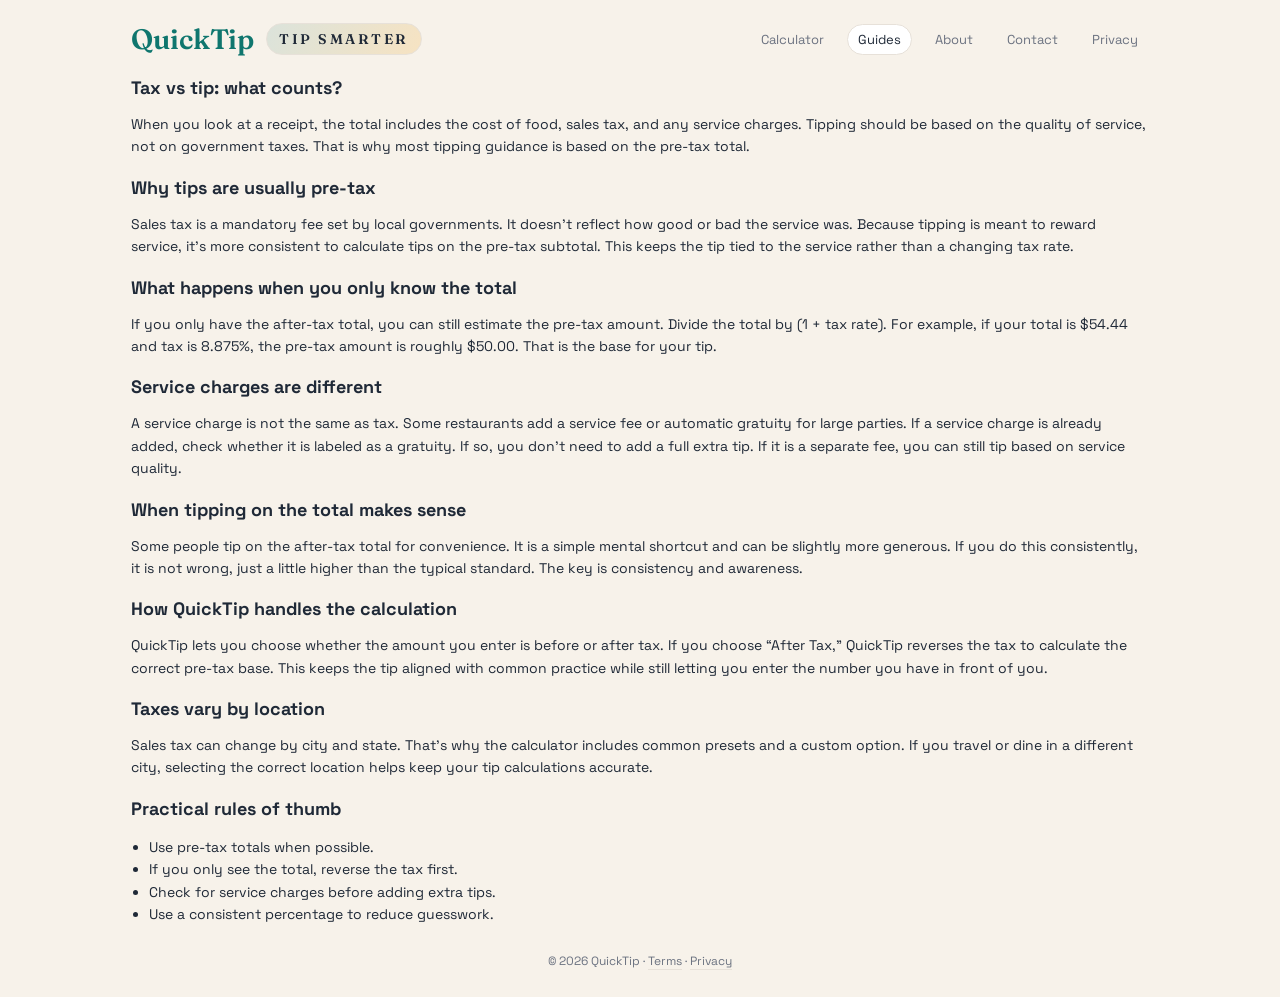
<file: Week1/frontend/guides/tax-and-tip.html>
<!doctype html>
<html lang="en">
<head>
  <meta charset="utf-8"/>
  <meta name="viewport" content="width=device-width, initial-scale=1"/>
  <title>Tax vs tip: what counts? · QuickTip</title>
  <meta name="description" content="Understand how taxes affect tip calculations and why pre-tax tipping is common."/>
  <meta name="keywords" content="tip calculator, tip percentage, gratuity calculator, tax calculator, restaurant tips"/>
  <meta name="google-adsense-account" content="ca-pub-7400828490927114">
  <script async src="https://pagead2.googlesyndication.com/pagead/js/adsbygoogle.js?client=ca-pub-7400828490927114"
    crossorigin="anonymous"></script>
  <link rel="preconnect" href="https://fonts.googleapis.com">
  <link rel="preconnect" href="https://fonts.gstatic.com" crossorigin>
  <link rel="stylesheet" href="https://fonts.googleapis.com/css2?family=Fraunces:wght;700&family=Space+Grotesk:wght;500;600&display=swap">
  <link rel="stylesheet" href="../styles.css"/>
  <!-- Google tag (gtag.js) -->
  <script async src="https://www.googletagmanager.com/gtag/js?id=G-GWY6FTRWC1"></script>
  <script>
    window.dataLayer = window.dataLayer || [];
    function gtag(){dataLayer.push(arguments);}
    gtag("js", new Date());

    gtag("config", "G-GWY6FTRWC1");
  </script>
  <script type="text/javascript">
    (function(c,l,a,r,i,t,y){
        c[a]=c[a]||function(){(c[a].q=c[a].q||[]).push(arguments)};
        t=l.createElement(r);t.async=1;t.src="https://www.clarity.ms/tag/"+i;
        y=l.getElementsByTagName(r)[0];y.parentNode.insertBefore(t,y);
    })(window, document, "clarity", "script", "v85iet25fh");
  </script>
  <link rel="icon" type="image/png" sizes="32x32" href="/favicon-32x32.png">
  <link rel="icon" type="image/png" sizes="16x16" href="/favicon-16x16.png">
  <link rel="apple-touch-icon" sizes="180x180" href="/apple-touch-icon.png">
  <!-- SEO: canonical + structured data -->
  <link rel="canonical" href="https://tip-calc.com/guides/tax-and-tip.html"/>
  <script type="application/ld+json">
{
    "": "https://schema.org",
    "": [
      {
        "": "Organization",
        "name": "QuickTip",
        "url": "https://tip-calc.com/"
      },
      {
        "": "WebSite",
        "name": "QuickTip",
        "url": "https://tip-calc.com/"
      },
      {
        "": "Article",
        "headline": "Tax vs tip: what counts?",
        "url": "https://tip-calc.com/guides/tax-and-tip.html",
        "publisher": {
          "": "Organization",
          "name": "QuickTip",
          "url": "https://tip-calc.com/"
        }
      }
    ]
  }
  </script>
  <meta property="og:title" content="Tax vs tip: what counts? · QuickTip"/>
  <meta property="og:description" content="Understand how taxes affect tip calculations and why pre-tax tipping is common."/>
  <meta property="og:url" content="https://tip-calc.com/guides/tax-and-tip.html"/>
  <meta property="og:type" content="article"/>
  <meta property="og:site_name" content="QuickTip"/>
  <meta name="twitter:card" content="summary"/>
</head>

<body>
  <div class="page">
    <header class="site-header">
      <div>
        <h1><span class="brand">QuickTip</span><span class="title-sub">Tip smarter</span></h1>
      </div>
      <nav class="nav">
        <a href="../index.html">Calculator</a>
        <a class="active" href="index.html">Guides</a>
        <a href="../about.html">About</a>
        <a href="../contact.html">Contact</a>
        <a href="../privacy.html">Privacy</a>
      </nav>
    </header>

    <main class="content">
      <h2>Tax vs tip: what counts?</h2>
      <p>When you look at a receipt, the total includes the cost of food, sales tax, and any service charges. Tipping should be based on the quality of service, not on government taxes. That is why most tipping guidance is based on the pre‑tax total.</p>

      <h2>Why tips are usually pre‑tax</h2>
      <p>Sales tax is a mandatory fee set by local governments. It doesn’t reflect how good or bad the service was. Because tipping is meant to reward service, it’s more consistent to calculate tips on the pre‑tax subtotal. This keeps the tip tied to the service rather than a changing tax rate.</p>

      <h2>What happens when you only know the total</h2>
      <p>If you only have the after‑tax total, you can still estimate the pre‑tax amount. Divide the total by (1 + tax rate). For example, if your total is $54.44 and tax is 8.875%, the pre‑tax amount is roughly $50.00. That is the base for your tip.</p>

      <h2>Service charges are different</h2>
      <p>A service charge is not the same as tax. Some restaurants add a service fee or automatic gratuity for large parties. If a service charge is already added, check whether it is labeled as a gratuity. If so, you don’t need to add a full extra tip. If it is a separate fee, you can still tip based on service quality.</p>

      <h2>When tipping on the total makes sense</h2>
      <p>Some people tip on the after‑tax total for convenience. It is a simple mental shortcut and can be slightly more generous. If you do this consistently, it is not wrong, just a little higher than the typical standard. The key is consistency and awareness.</p>

      <h2>How QuickTip handles the calculation</h2>
      <p>QuickTip lets you choose whether the amount you enter is before or after tax. If you choose “After Tax,” QuickTip reverses the tax to calculate the correct pre‑tax base. This keeps the tip aligned with common practice while still letting you enter the number you have in front of you.</p>

      <h2>Taxes vary by location</h2>
      <p>Sales tax can change by city and state. That’s why the calculator includes common presets and a custom option. If you travel or dine in a different city, selecting the correct location helps keep your tip calculations accurate.</p>

      <h2>Practical rules of thumb</h2>
      <ul>
        <li>Use pre‑tax totals when possible.</li>
        <li>If you only see the total, reverse the tax first.</li>
        <li>Check for service charges before adding extra tips.</li>
        <li>Use a consistent percentage to reduce guesswork.</li>
      </ul>
    </main>

    <footer>
      © 2026 QuickTip · <a href="../terms.html">Terms</a> · <a href="../privacy.html">Privacy</a>
    </footer>
  </div>
</body>
</html>
</file>
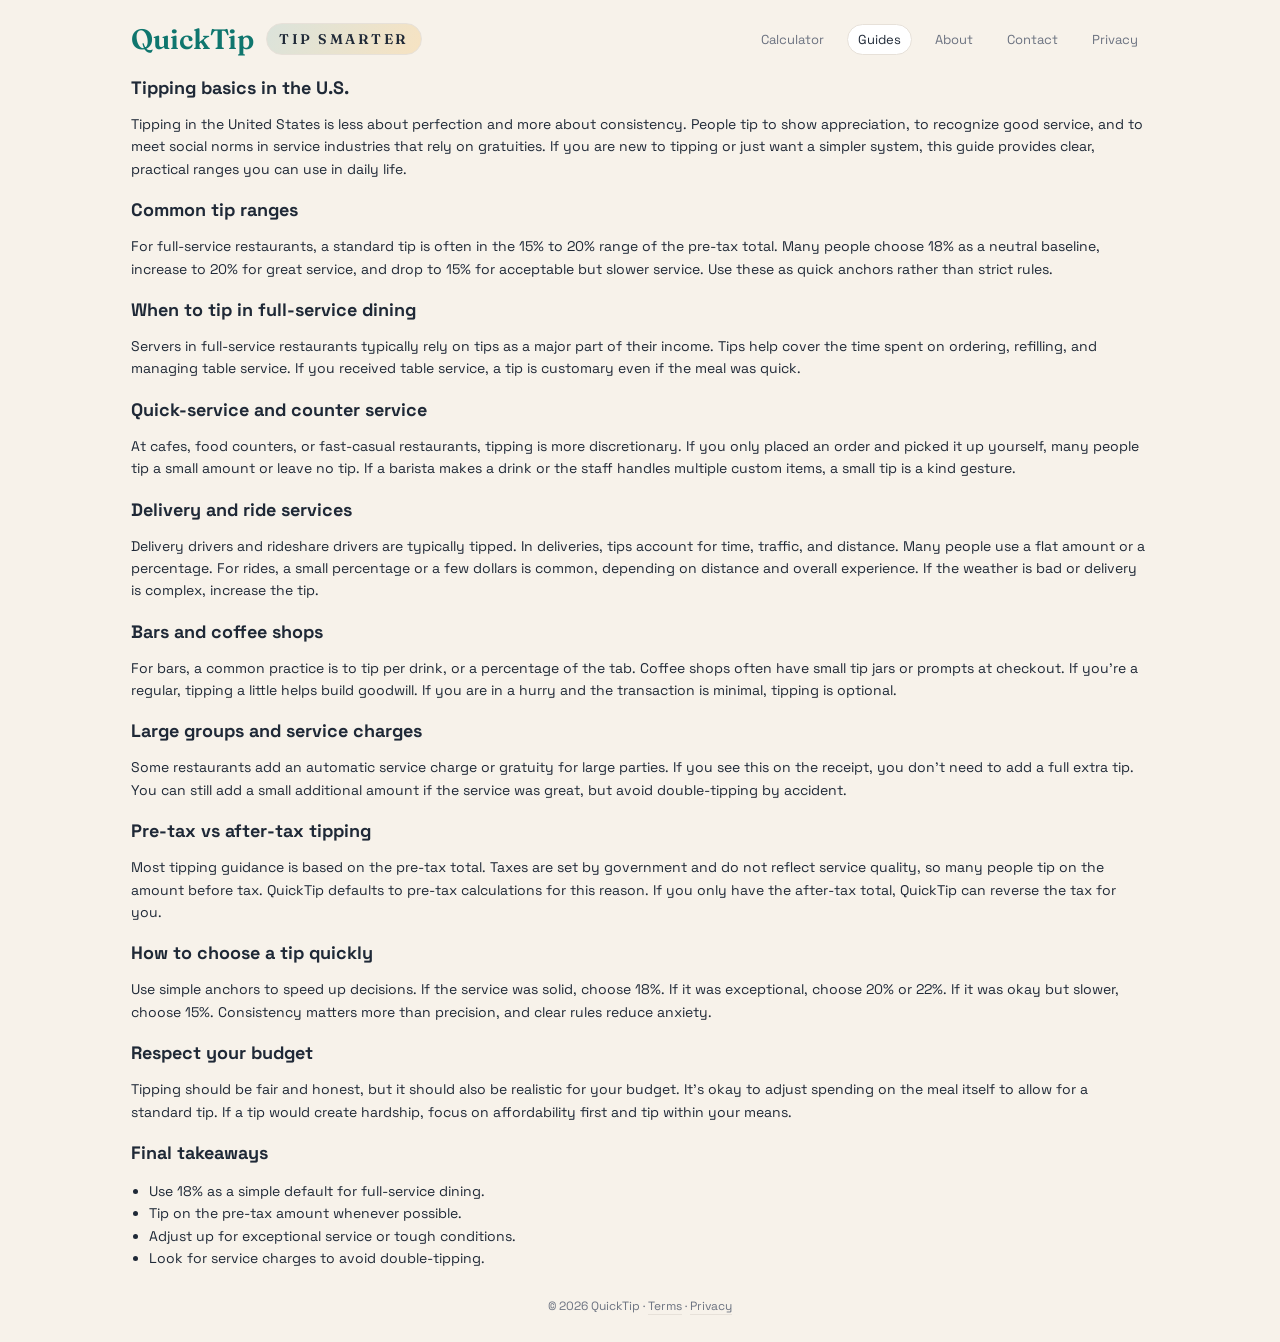
<file: Week1/frontend/guides/tipping-basics.html>
<!doctype html>
<html lang="en">
<head>
  <meta charset="utf-8"/>
  <meta name="viewport" content="width=device-width, initial-scale=1"/>
  <title>Tipping basics in the U.S. · QuickTip</title>
  <meta name="description" content="A practical guide to U.S. tipping basics, including common percentages and scenarios."/>
  <meta name="keywords" content="tip calculator, tip percentage, gratuity calculator, tax calculator, restaurant tips"/>
  <meta name="google-adsense-account" content="ca-pub-7400828490927114">
  <script async src="https://pagead2.googlesyndication.com/pagead/js/adsbygoogle.js?client=ca-pub-7400828490927114"
    crossorigin="anonymous"></script>
  <link rel="preconnect" href="https://fonts.googleapis.com">
  <link rel="preconnect" href="https://fonts.gstatic.com" crossorigin>
  <link rel="stylesheet" href="https://fonts.googleapis.com/css2?family=Fraunces:wght;700&family=Space+Grotesk:wght;500;600&display=swap">
  <link rel="stylesheet" href="../styles.css"/>
  <!-- Google tag (gtag.js) -->
  <script async src="https://www.googletagmanager.com/gtag/js?id=G-GWY6FTRWC1"></script>
  <script>
    window.dataLayer = window.dataLayer || [];
    function gtag(){dataLayer.push(arguments);}
    gtag("js", new Date());

    gtag("config", "G-GWY6FTRWC1");
  </script>
  <script type="text/javascript">
    (function(c,l,a,r,i,t,y){
        c[a]=c[a]||function(){(c[a].q=c[a].q||[]).push(arguments)};
        t=l.createElement(r);t.async=1;t.src="https://www.clarity.ms/tag/"+i;
        y=l.getElementsByTagName(r)[0];y.parentNode.insertBefore(t,y);
    })(window, document, "clarity", "script", "v85iet25fh");
  </script>
  <link rel="icon" type="image/png" sizes="32x32" href="/favicon-32x32.png">
  <link rel="icon" type="image/png" sizes="16x16" href="/favicon-16x16.png">
  <link rel="apple-touch-icon" sizes="180x180" href="/apple-touch-icon.png">
  <!-- SEO: canonical + structured data -->
  <link rel="canonical" href="https://tip-calc.com/guides/tipping-basics.html"/>
  <script type="application/ld+json">
{
    "": "https://schema.org",
    "": [
      {
        "": "Organization",
        "name": "QuickTip",
        "url": "https://tip-calc.com/"
      },
      {
        "": "WebSite",
        "name": "QuickTip",
        "url": "https://tip-calc.com/"
      },
      {
        "": "Article",
        "headline": "Tipping basics in the U.S.",
        "url": "https://tip-calc.com/guides/tipping-basics.html",
        "publisher": {
          "": "Organization",
          "name": "QuickTip",
          "url": "https://tip-calc.com/"
        }
      }
    ]
  }
  </script>
  <meta property="og:title" content="Tipping basics in the U.S. · QuickTip"/>
  <meta property="og:description" content="A practical guide to U.S. tipping basics, including common percentages and scenarios."/>
  <meta property="og:url" content="https://tip-calc.com/guides/tipping-basics.html"/>
  <meta property="og:type" content="article"/>
  <meta property="og:site_name" content="QuickTip"/>
  <meta name="twitter:card" content="summary"/>
</head>

<body>
  <div class="page">
    <header class="site-header">
      <div>
        <h1><span class="brand">QuickTip</span><span class="title-sub">Tip smarter</span></h1>
      </div>
      <nav class="nav">
        <a href="../index.html">Calculator</a>
        <a class="active" href="index.html">Guides</a>
        <a href="../about.html">About</a>
        <a href="../contact.html">Contact</a>
        <a href="../privacy.html">Privacy</a>
      </nav>
    </header>

    <main class="content">
      <h2>Tipping basics in the U.S.</h2>
      <p>Tipping in the United States is less about perfection and more about consistency. People tip to show appreciation, to recognize good service, and to meet social norms in service industries that rely on gratuities. If you are new to tipping or just want a simpler system, this guide provides clear, practical ranges you can use in daily life.</p>

      <h2>Common tip ranges</h2>
      <p>For full‑service restaurants, a standard tip is often in the 15% to 20% range of the pre‑tax total. Many people choose 18% as a neutral baseline, increase to 20% for great service, and drop to 15% for acceptable but slower service. Use these as quick anchors rather than strict rules.</p>

      <h2>When to tip in full‑service dining</h2>
      <p>Servers in full‑service restaurants typically rely on tips as a major part of their income. Tips help cover the time spent on ordering, refilling, and managing table service. If you received table service, a tip is customary even if the meal was quick.</p>

      <h2>Quick‑service and counter service</h2>
      <p>At cafes, food counters, or fast‑casual restaurants, tipping is more discretionary. If you only placed an order and picked it up yourself, many people tip a small amount or leave no tip. If a barista makes a drink or the staff handles multiple custom items, a small tip is a kind gesture.</p>

      <h2>Delivery and ride services</h2>
      <p>Delivery drivers and rideshare drivers are typically tipped. In deliveries, tips account for time, traffic, and distance. Many people use a flat amount or a percentage. For rides, a small percentage or a few dollars is common, depending on distance and overall experience. If the weather is bad or delivery is complex, increase the tip.</p>

      <h2>Bars and coffee shops</h2>
      <p>For bars, a common practice is to tip per drink, or a percentage of the tab. Coffee shops often have small tip jars or prompts at checkout. If you’re a regular, tipping a little helps build goodwill. If you are in a hurry and the transaction is minimal, tipping is optional.</p>

      <h2>Large groups and service charges</h2>
      <p>Some restaurants add an automatic service charge or gratuity for large parties. If you see this on the receipt, you don’t need to add a full extra tip. You can still add a small additional amount if the service was great, but avoid double‑tipping by accident.</p>

      <h2>Pre‑tax vs after‑tax tipping</h2>
      <p>Most tipping guidance is based on the pre‑tax total. Taxes are set by government and do not reflect service quality, so many people tip on the amount before tax. QuickTip defaults to pre‑tax calculations for this reason. If you only have the after‑tax total, QuickTip can reverse the tax for you.</p>

      <h2>How to choose a tip quickly</h2>
      <p>Use simple anchors to speed up decisions. If the service was solid, choose 18%. If it was exceptional, choose 20% or 22%. If it was okay but slower, choose 15%. Consistency matters more than precision, and clear rules reduce anxiety.</p>

      <h2>Respect your budget</h2>
      <p>Tipping should be fair and honest, but it should also be realistic for your budget. It’s okay to adjust spending on the meal itself to allow for a standard tip. If a tip would create hardship, focus on affordability first and tip within your means.</p>

      <h2>Final takeaways</h2>
      <ul>
        <li>Use 18% as a simple default for full‑service dining.</li>
        <li>Tip on the pre‑tax amount whenever possible.</li>
        <li>Adjust up for exceptional service or tough conditions.</li>
        <li>Look for service charges to avoid double‑tipping.</li>
      </ul>
    </main>

    <footer>
      © 2026 QuickTip · <a href="../terms.html">Terms</a> · <a href="../privacy.html">Privacy</a>
    </footer>
  </div>
</body>
</html>
</file>
<file: Week1/frontend/styles.css>
:root{
  --bg:#f7f2ea;
  --panel:#ffffff;
  --text:#1f2937;
  --muted:#6b7280;
  --line:#e7e1d9;
  --accent:#0f766e;
  --accent-2:#f59e0b;
  --error:#92400e;
  --error-bg:#fffbeb;
  --chip:#ffffff;
  --summary-bg:linear-gradient(120deg, rgba(15, 118, 110, 0.12), rgba(245, 158, 11, 0.18));
  --shadow:0 18px 50px rgba(15, 23, 42, 0.12);
}

[data-theme="dark"]{
  --bg:#0F1218;
  --panel:#151B25;
  --chip:#121A26;
  --line:#243041;
  --text:#EEF4FF;
  --muted:#C0CBDC;
  --accent:#C9D6E6;
  --accent-2:#C9D6E6;
  --error:#FCD34D;
  --error-bg:#2A2414;
  --summary-bg:#1A2230;
  --shadow:0 16px 32px rgba(0, 0, 0, 0.35);
  --summary-border:1px solid var(--line);
  --summary-shadow:inset 0 1px 0 rgba(255, 255, 255, 0.04);
  --summary-total-color:var(--text);
}

[data-theme="dark"][data-dark="A"]{
  --summary-border:0 0 0 3px var(--accent);
  --summary-shadow:none;
  --summary-total-color:var(--text);
}

[data-theme="dark"][data-dark="B"]{
  --summary-border:1px solid var(--accent);
  --summary-shadow:0 10px 22px rgba(201, 214, 230, 0.25);
  --summary-total-color:var(--text);
}

[data-theme="dark"][data-dark="C"]{
  --summary-border:1px solid var(--line);
  --summary-shadow:inset 0 1px 0 rgba(255, 255, 255, 0.04);
  --summary-total-color:var(--accent);
}

*{ box-sizing:border-box; }

html, body{
  margin:0;
  font-family:"Space Grotesk", system-ui, sans-serif;
  background:var(--bg);
  color:var(--text);
  min-height:100vh;
  position:relative;
  overflow-x:hidden;
  transition:background-color 0.25s ease, color 0.25s ease;
}

body::before,
body::after{
  content:"";
  position:fixed;
  width:380px;
  height:380px;
  border-radius:50%;
  filter:blur(0px);
  opacity:0.35;
  z-index:-1;
}

body::before{
  top:-120px;
  left:-80px;
  background:radial-gradient(circle, var(--accent-2), transparent 60%);
}

body::after{
  bottom:-140px;
  right:-100px;
  background:radial-gradient(circle, var(--accent), transparent 60%);
}

.page{
  max-width:1050px;
  margin:0 auto;
  padding:20px 16px 28px;
  animation:fadeUp 0.8s ease;
}

.site-header{
  display:flex;
  align-items:center;
  justify-content:space-between;
  gap:16px;
  margin-bottom:12px;
  flex-wrap:wrap;
}

.nav{
  display:flex;
  align-items:center;
  gap:12px;
  flex-wrap:wrap;
}

.nav a{
  text-decoration:none;
  color:var(--muted);
  font-size:13px;
  padding:6px 10px;
  border-radius:999px;
  border:1px solid transparent;
}

.nav a.active,
.nav a:hover{
  color:var(--text);
  border-color:var(--line);
  background:var(--chip);
}

.hero{
  display:flex;
  align-items:center;
  justify-content:space-between;
  gap:16px;
  margin-bottom:12px;
}

.brand{
  font-size:12px;
  letter-spacing:0.2em;
  text-transform:uppercase;
  color:var(--accent);
  font-weight:600;
}

h1{
  font-family:"Fraunces", serif;
  font-size:28px;
  margin:2px 0 2px;
  display:flex;
  align-items:center;
  gap:12px;
}

h1 .brand{
  font-size:28px;
  letter-spacing:0;
  text-transform:none;
}

.title-sub{
  font-size:14px;
  letter-spacing:0.18em;
  text-transform:uppercase;
  color:var(--text);
  font-weight:600;
  padding:6px 12px;
  border-radius:999px;
  border:1px solid var(--line);
  background:linear-gradient(120deg, rgba(15, 118, 110, 0.12), rgba(245, 158, 11, 0.18));
}

.sub{
  font-size:15px;
  color:var(--muted);
  margin:0;
}

.panel-grid{
  display:grid;
  grid-template-columns:1.05fr 1fr;
  gap:22px;
}

.card{
  background:var(--panel);
  border:1px solid var(--line);
  border-radius:20px;
  padding:16px;
  box-shadow:var(--shadow);
  transition:background-color 0.25s ease, border-color 0.25s ease;
}

.panel-head{
  display:flex;
  align-items:center;
  justify-content:space-between;
  gap:12px;
  margin-bottom:10px;
}

h2{
  font-size:18px;
  margin:0 0 4px;
}

.panel-sub{
  margin:0;
  font-size:13px;
  color:var(--muted);
}

.block{ margin-bottom:18px; }

label{
  display:block;
  font-size:12px;
  color:var(--muted);
  margin-bottom:6px;
}

input, select{
  width:100%;
  padding:12px 14px;
  font-size:15px;
  border:1px solid var(--line);
  border-radius:12px;
  background:var(--panel);
  color:var(--text);
  transition:background-color 0.25s ease, border-color 0.25s ease, color 0.25s ease;
}

input:focus, select:focus{
  outline:2px solid rgba(15, 118, 110, 0.15);
  border-color:var(--accent);
}

input:disabled{
  background:var(--chip);
  color:var(--muted);
}

.toggle{
  display:grid;
  grid-template-columns:1fr 1fr;
  border:1px solid var(--line);
  border-radius:14px;
  overflow:hidden;
  background:var(--chip);
}

.toggle button{
  padding:12px 10px;
  font-size:13px;
  background:transparent;
  border:0;
  cursor:pointer;
  color:var(--text);
}

.toggle button.active{
  background:var(--accent);
  color:var(--panel);
}

.hint,
.taxNote{
  font-size:12px;
  color:var(--muted);
  margin-top:6px;
}

.error{
  display:none;
  margin-top:10px;
  padding:10px 12px;
  border-radius:12px;
  background:var(--error-bg);
  color:var(--error);
  font-size:13px;
}

.row{
  display:flex;
  gap:12px;
}

.col{ flex:1; }

.tip-grid{
  display:grid;
  grid-template-columns:repeat(2, minmax(0, 1fr));
  gap:12px;
  margin-bottom:18px;
}

.tip-card{
  border:1px solid var(--line);
  background:var(--chip);
  border-radius:16px;
  padding:12px;
  cursor:pointer;
  color:var(--text);
  display:flex;
  align-items:center;
  justify-content:space-between;
  gap:10px;
  transition:transform 0.15s ease, box-shadow 0.15s ease, border-color 0.15s ease;
}

.tip-card:hover{
  transform:translateY(-2px);
  box-shadow:0 8px 20px rgba(15, 23, 42, 0.12);
}

.tip-card.active{
  border-color:var(--accent);
  box-shadow:0 10px 22px rgba(15, 118, 110, 0.25);
}

.tip-pct{
  font-size:15px;
  font-weight:600;
}

.tip-amt{
  font-size:16px;
  font-weight:600;
}

.tip-total{
  font-size:11px;
  color:var(--muted);
}

.tip-side{
  text-align:right;
  display:flex;
  flex-direction:column;
  gap:4px;
}

.tip-total-value{
  font-size:15px;
  font-weight:600;
}

.summary{
  border-top:1px dashed var(--line);
  padding-top:16px;
}

.summary-row{
  display:flex;
  justify-content:space-between;
  font-size:14px;
  margin-bottom:8px;
  color:var(--muted);
}

.summary-row strong{ color:var(--text); }

.summary-total{
  margin-top:12px;
  padding:12px 14px;
  background:var(--summary-bg);
  border:var(--summary-border);
  box-shadow:var(--summary-shadow);
  border-radius:14px;
  display:flex;
  justify-content:space-between;
  font-size:16px;
  font-weight:600;
  transition:background-color 0.25s ease;
  position:relative;
  overflow:hidden;
}

.summary-total strong{
  color:var(--summary-total-color);
}

.theme-toggle{
  border:1px solid var(--line);
  background:var(--panel);
  color:var(--text);
  border-radius:999px;
  padding:8px 12px;
  font-size:12px;
  cursor:pointer;
  white-space:nowrap;
}

.content{
  margin-top:14px;
}

.content h2{
  font-size:18px;
  margin:18px 0 8px;
}

.content p,
.content li{
  font-size:14px;
  line-height:1.6;
  color:var(--text);
}

.content ul{
  padding-left:18px;
}

.guide-grid{
  display:grid;
  grid-template-columns:repeat(3, minmax(0, 1fr));
  gap:14px;
  margin-top:12px;
}

.guide-card{
  border:1px solid var(--line);
  background:var(--panel);
  border-radius:16px;
  padding:14px;
}

.guide-card h3{
  margin:0 0 6px;
  font-size:15px;
}

.guide-card p{
  margin:0 0 10px;
  font-size:13px;
  color:var(--muted);
}

.guide-card a{
  font-size:12px;
  color:var(--text);
  text-decoration:none;
  border-bottom:1px solid var(--line);
}


footer{
  text-align:center;
  margin-top:28px;
  font-size:12px;
  color:var(--muted);
}

footer a{
  color:var(--muted);
  text-decoration:none;
  border-bottom:1px solid var(--line);
}

@media (max-width: 900px){
  .hero{ flex-direction:column; align-items:flex-start; }
  .panel-grid{ grid-template-columns:1fr; }
  .guide-grid{ grid-template-columns:1fr; }
}

@media (max-width: 520px){
  .row{ flex-direction:column; }
  .page{ padding:14px 12px 20px; }
  h1{ font-size:20px; }
  h1 .brand{ font-size:20px; }
  .title-sub{ font-size:11px; padding:4px 8px; letter-spacing:0.12em; }
  .sub{ font-size:13px; }
  .card{ padding:14px; }
  .block{ margin-bottom:10px; }
  .tip-grid{ grid-template-columns:repeat(2, minmax(0, 1fr)); }
  .panel-sub, .hint, .taxNote{ font-size:11px; }
  footer{ display:none; }
  .nav a{ font-size:12px; padding:4px 8px; }
}

@keyframes fadeUp{
  from{ opacity:0; transform:translateY(10px); }
  to{ opacity:1; transform:translateY(0); }
}
</file>
